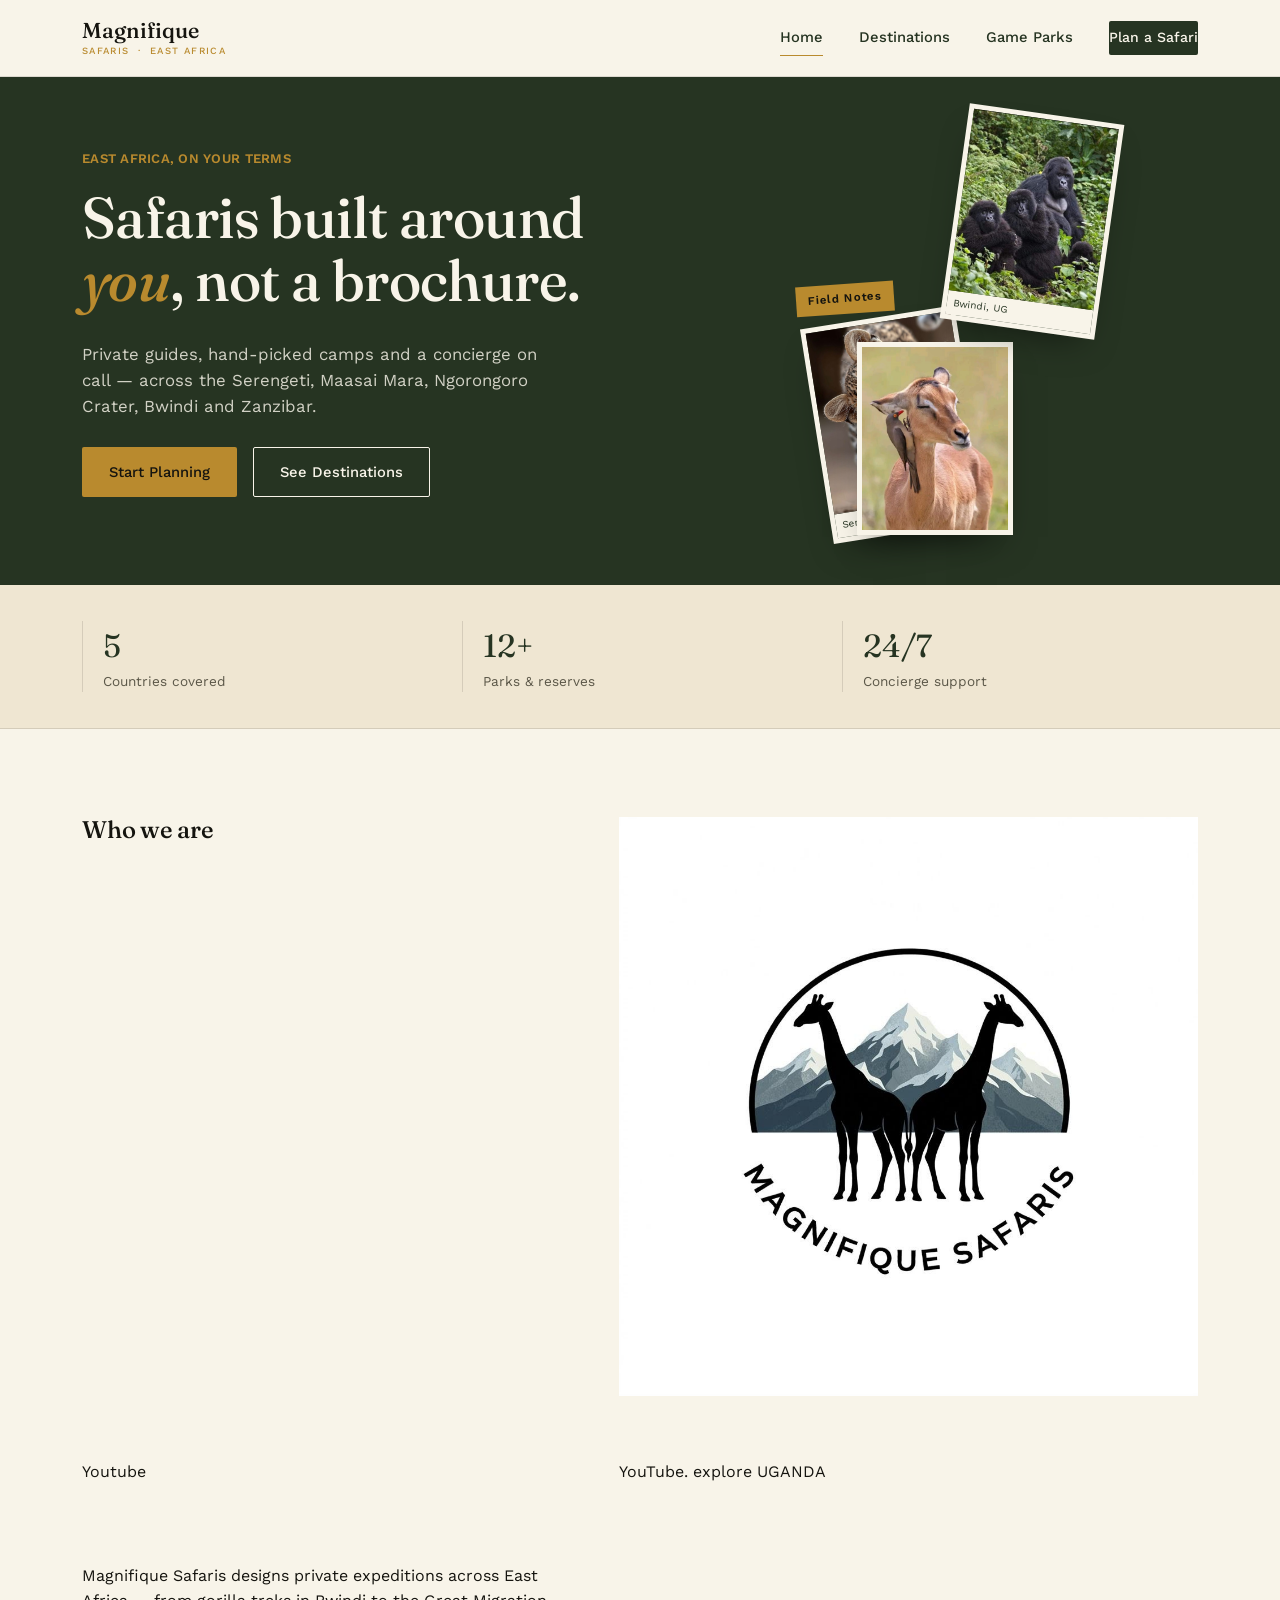
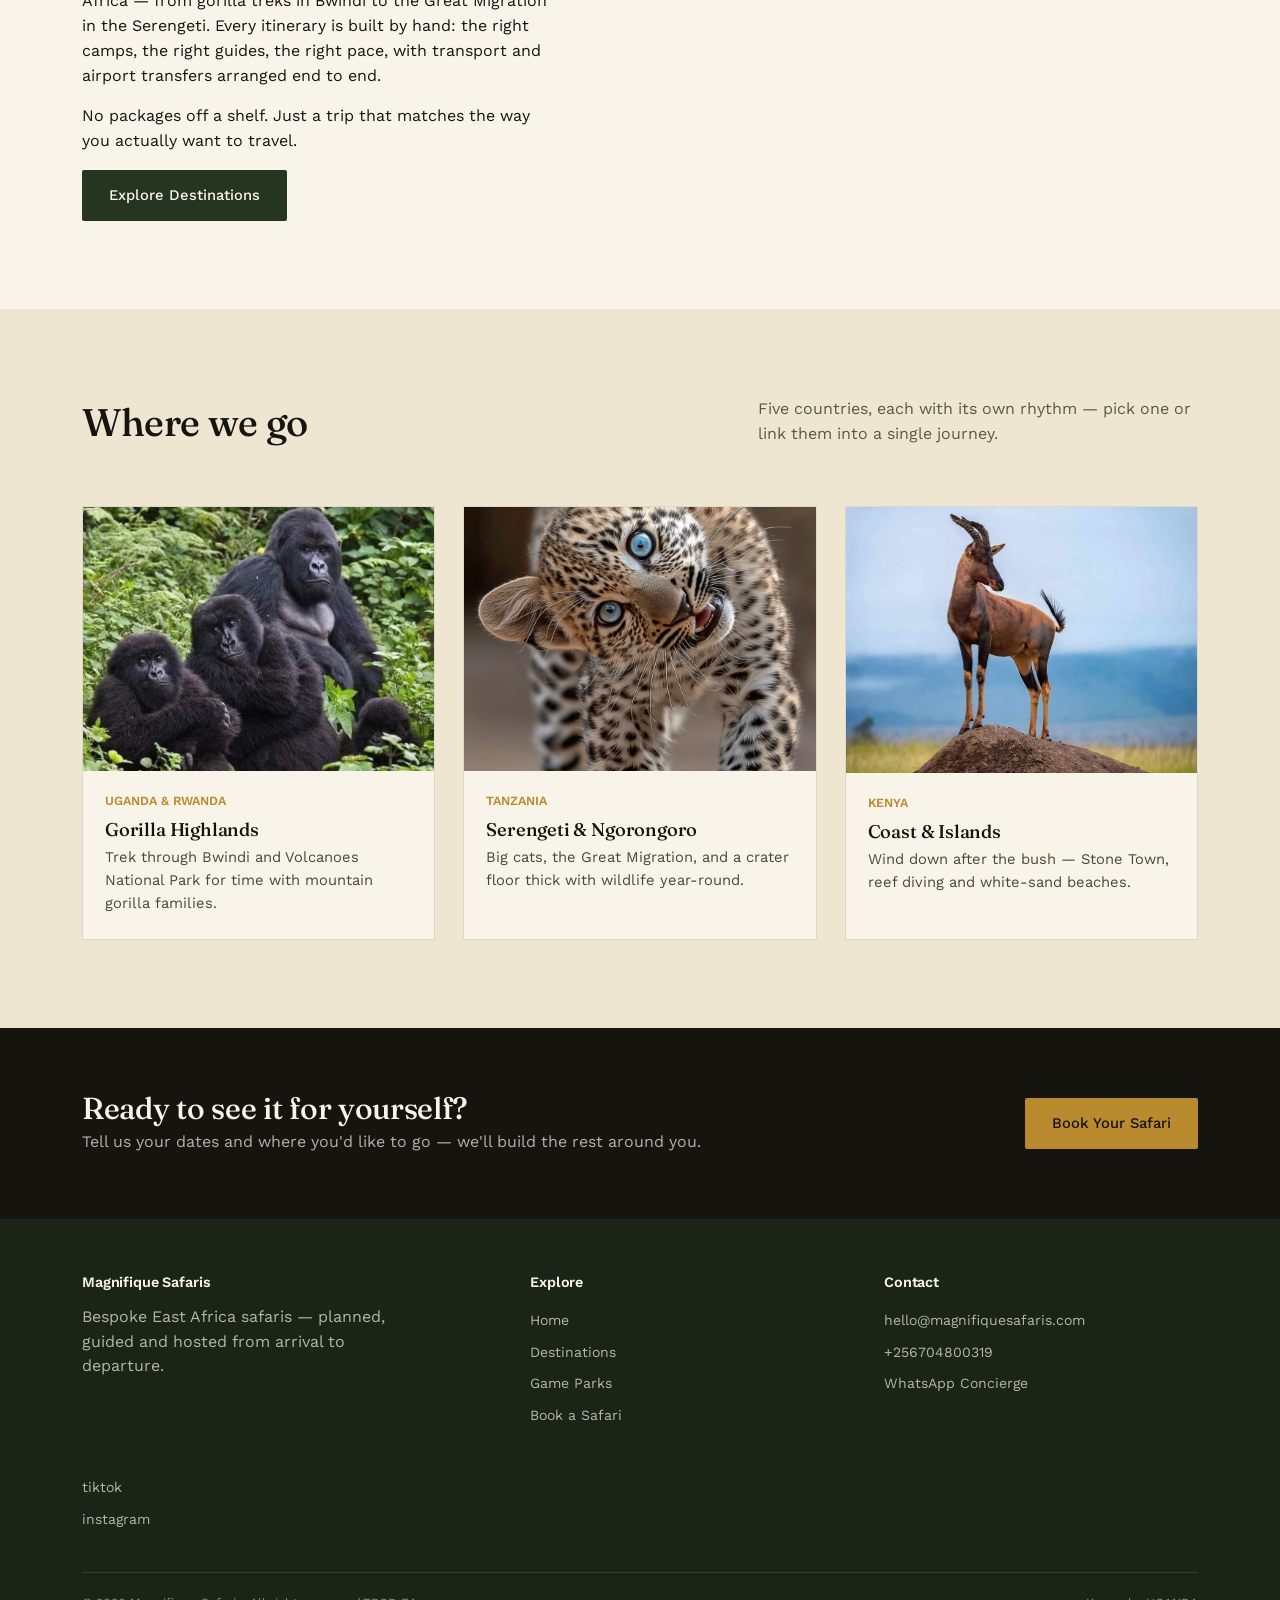
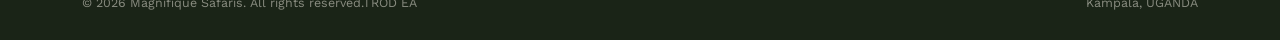
<file: index.html>
<!DOCTYPE html>
<html lang="en">
<head>
<meta charset="UTF-8">
<meta name="viewport" content="width=device-width, initial-scale=1.0">
<title>Magnifique Safaris | Luxury East Africa Expeditions</title>
<meta name="description" content="Bespoke luxury safaris across Tanzania, Kenya, Uganda, Rwanda and Zanzibar, with 24/7 concierge, 4x4 hire and airport transfers.">
<link rel="stylesheet" href="style.css">
</head>
<body>

<nav class="site-nav">
  <div class="wrap">
    <a href="index.html" class="wordmark">Magnifique<small>SAFARIS &nbsp;·&nbsp; EAST AFRICA</small></a>
    <button class="nav-toggle" aria-label="Toggle menu" aria-expanded="false"><span></span><span></span><span></span></button>
    <div class="nav-links">
      <a href="index.html" aria-current="page">Home</a>
      <a href="destinations.html">Destinations</a>
      <a href="game-parks.html">Game Parks</a>
      <a href="booking.html"class="nav-cta">Plan a Safari</a>
    </div>
  </div>
</nav>

<header class="hero">
  <div class="wrap">
    <div class="hero-copy">
      <div class="hero-eyebrow">EAST AFRICA, ON YOUR TERMS</div>
      <h1>Safaris built around <em>you</em>, not a brochure.</h1>
      <p class="hero-lede">Private guides, hand-picked camps and a concierge on call — across the Serengeti, Maasai Mara, Ngorongoro Crater, Bwindi and Zanzibar.</p>
      <div class="hero-actions">
        <a href="booking.html" class="btn btn-primary">Start Planning</a>
        <a href="destinations.html" class="btn btn-outline">See Destinations</a>
      </div>
    </div>
    <div class="hero-frame">
      <span class="tag">Field Notes</span>
      <div class="collage">
        <figure class="collage-photo photo-leopard">
          <img src="leopard-cub.jpg" alt="Leopard cub in the Serengeti">
          <figcaption>Serengeti, TZ</figcaption>
        </figure>
        <div>
          <figure class="collage-photo">
            <img src="antelope and bird.jpg" alt="">
          </figure>
        </div>
        <figure class="collage-photo photo-gorilla">
          <img src="gorilla-family.jpg" alt="Mountain gorilla family in Bwindi">
          <figcaption>Bwindi, UG</figcaption>
        </figure>
      </div>
    </div>
  </div>
</header>

<section class="stat-strip">
  <div class="wrap">
    <div class="stat"><div class="num">5</div><div class="label">Countries covered</div></div>
    <div class="stat"><div class="num">12+</div><div class="label">Parks &amp; reserves</div></div>
    <div class="stat"><div class="num">24/7</div><div class="label">Concierge support</div></div>
  </div>
</section>

<section class="section">
  <div class="wrap about-grid">
    <div>
      <h2>Who we are</h2>
    </div>
    <img src="logo.jpg" alt="">
    <p>Youtube</p>
    <div class="social">
      <a href="https://youtube.com/@exploreuganda?si=wXn4msjTW8QjZ8uC">YouTube.</a>
      <a href="https://youtube.com/@exploreuganda?si=NecycDaU_QoWZk6h">explore UGANDA</a>
      <a href=""></a>
    </div>
    <div>
      <p>Magnifique Safaris designs private expeditions across East Africa — from gorilla treks in Bwindi to the Great Migration in the Serengeti. Every itinerary is built by hand: the right camps, the right guides, the right pace, with transport and airport transfers arranged end to end.</p>
      <p>No packages off a shelf. Just a trip that matches the way you actually want to travel.</p>
      <a href="destinations.html" class="btn btn-dark">Explore Destinations</a>
    </div>
  </div>
</section>

<section class="section section-alt">
  <div class="wrap">
    <div class="section-head">
      <h2>Where we go</h2>
      <p class="lede">Five countries, each with its own rhythm — pick one or link them into a single journey.</p>
    </div>
    <div class="card-grid">
      <div class="card">
        <div class="media"><img src="gorilla-family.jpg" alt="Mountain gorilla family in Bwindi Impenetrable Forest, Uganda"></div>
        <div class="body">
          <div class="meta">UGANDA &amp; RWANDA</div>
          <h3>Gorilla Highlands</h3>
          <p>Trek through Bwindi and Volcanoes National Park for time with mountain gorilla families.</p>
        </div>
      </div>
      <div class="card">
        <div class="media"><img src="leopard-cub.jpg" alt="Leopard cub in the Tanzanian bush"></div>
        <div class="body">
          <div class="meta">TANZANIA</div>
          <h3>Serengeti &amp; Ngorongoro</h3>
          <p>Big cats, the Great Migration, and a crater floor thick with wildlife year-round.</p>
        </div>
      </div>
      <div class="card">
        <img src="kob.jpg" alt="">
        <div class="body">
          <div class="meta">KENYA</div>
          <h3>Coast &amp; Islands</h3>
          <p>Wind down after the bush — Stone Town, reef diving and white-sand beaches.</p>
        </div>
      </div>
    </div>
  </div>
</section>

<div class="cta-band">
  <div class="wrap">
    <div>
      <h2>Ready to see it for yourself?</h2>
      <p>Tell us your dates and where you'd like to go — we'll build the rest around you.</p>
    </div>
    <a href="booking.html"class="btn btn-primary">Book Your Safari</a>
  </div>
</div>

<footer class="site-footer">
  <div class="wrap">
    <div class="footer-grid">
      <div>
        <h4>Magnifique Safaris</h4>
        <p style="max-width:32ch;">Bespoke East Africa safaris — planned, guided and hosted from arrival to departure.</p>
      </div>
      <div>
        <h4>Explore</h4>
        <a href="index.html">Home</a>
        <a href="destinations.html">Destinations</a>
        <a href="game-parks.html">Game Parks</a>
        <a href="booking.html">Book a Safari</a>
      </div>
      <div>
        <h4>Contact</h4>
        <a href="mailto:hello@magnifiquesafaris.com">hello@magnifiquesafaris.com</a>
        <a href="tel:+256704800319">+256704800319</a>
        <a href="#">WhatsApp Concierge</a>
      </div>
      <div class="social">
        <a href="https://www.tiktok.com/@magnifique.safari?_r=1&_t=ZS-9AMQ2kF3W7t">tiktok</a>
        <a href="https://www.instagram.com/magnifiquesafaris?stkn=MWV3YjQzOHk2dnR6bg==">instagram</a>
      </div>
    </div>
    <div class="footer-bottom">
      <span>© 2026 Magnifique Safaris. All rights reserved.TROD EA </span>
      <span>Kampala, UGANDA</span>
    </div>
  </div>
</footer>

<script src="script.js"></script>
</body>
</html>
</file>
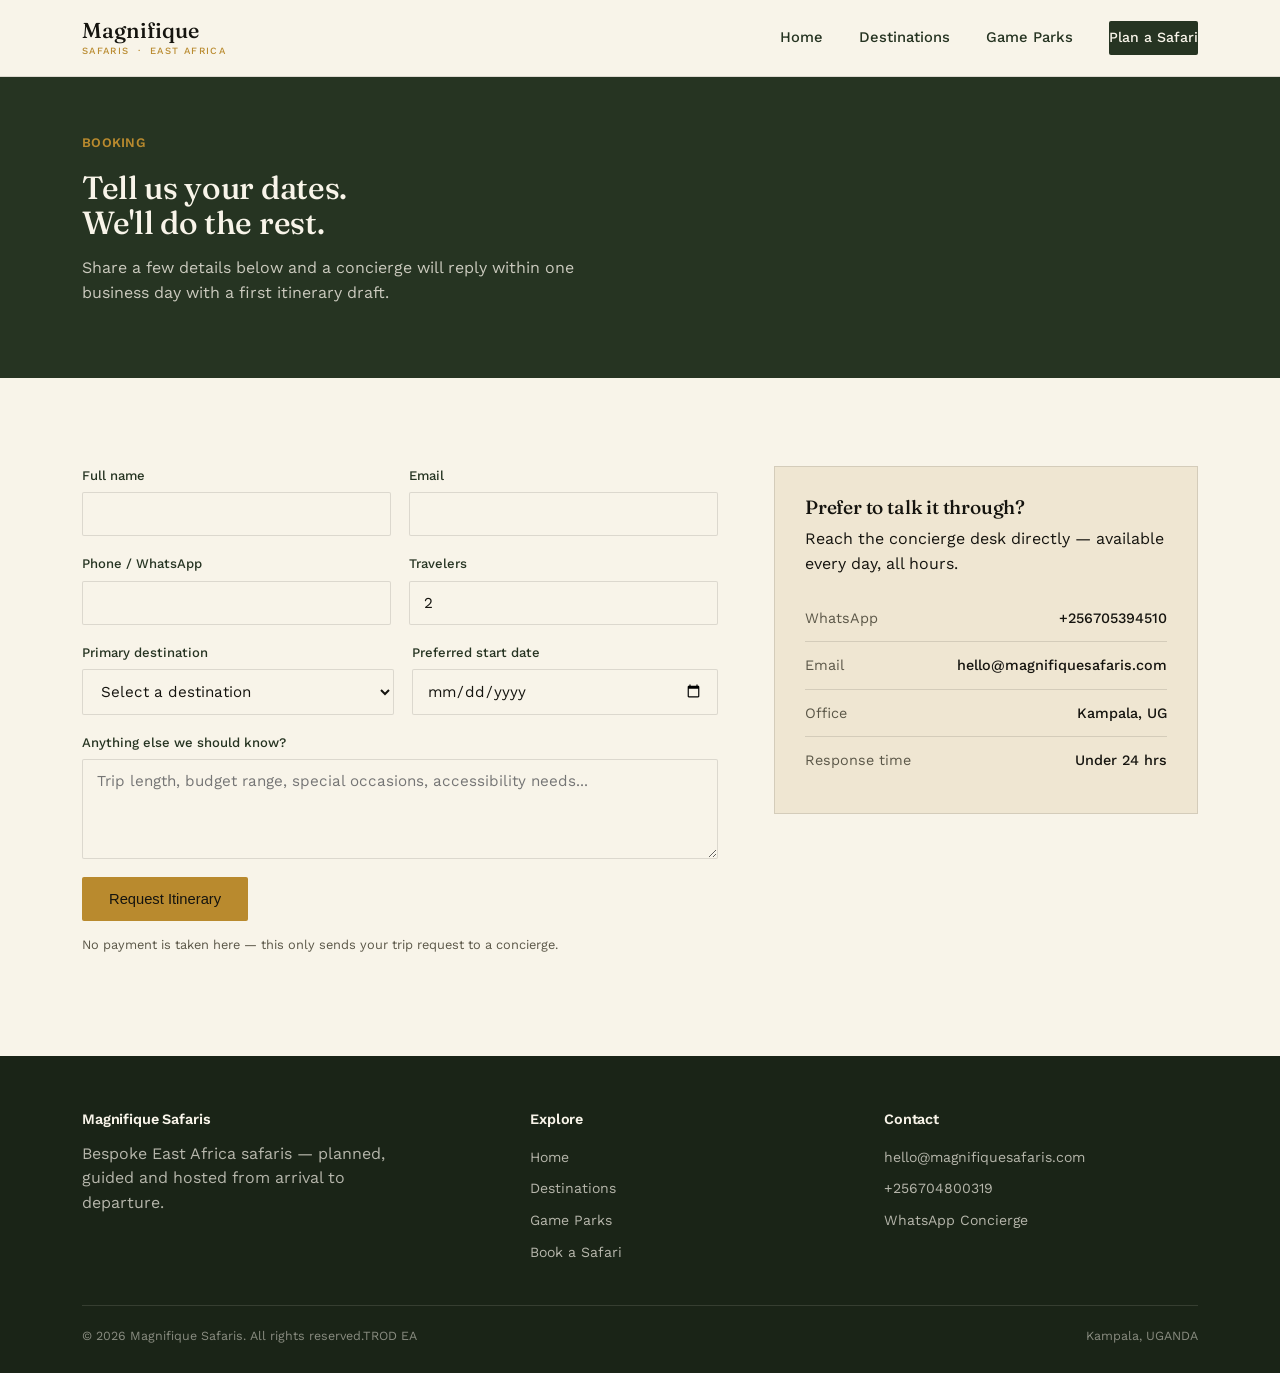
<file: booking.html>
<!DOCTYPE html>
<html lang="en">
<head>
<meta charset="UTF-8">
<meta name="viewport" content="width=device-width, initial-scale=1.0">
<title>Book a Safari | Magnifique Safaris</title>
<meta name="description" content="Start planning your East Africa safari with Magnifique Safaris — send your dates and destination, or reach the concierge directly.">
<link rel="stylesheet" href="style.css">
</head>
<body>

<nav class="site-nav">
  <div class="wrap">
    <a href="index.html" class="wordmark">Magnifique<small>SAFARIS &nbsp;·&nbsp; EAST AFRICA</small></a>
    <button class="nav-toggle" aria-label="Toggle menu" aria-expanded="false"><span></span><span></span><span></span></button>
    <div class="nav-links">
      <a href="index.html">Home</a>
      <a href="destinations.html">Destinations</a>
      <a href="game-parks.html">Game Parks</a>
      <a href="booking.html" class="nav-cta" aria-current="page">Plan a Safari</a>
    </div>
  </div>
</nav>

<header class="section section-dark section-tight">
  <div class="wrap">
    <div class="hero-eyebrow">BOOKING</div>
    <h1 style="color:var(--sand-light); max-width:16ch;">Tell us your dates. We'll do the rest.</h1>
    <p style="max-width:52ch;">Share a few details below and a concierge will reply within one business day with a first itinerary draft.</p>
  </div>
</header>

<section class="section">
  <div class="wrap booking-layout">

    <div>
      <form id="booking-form" novalidate>
        <div class="form-row">
          <div class="field">
            <label for="name">Full name</label>
            <input type="text" id="name" name="name" required>
          </div>
          <div class="field">
            <label for="email">Email</label>
            <input type="email" id="email" name="email" required>
          </div>
        </div>

        <div class="form-row">
          <div class="field">
            <label for="phone">Phone / WhatsApp</label>
            <input type="tel" id="phone" name="phone">
          </div>
          <div class="field">
            <label for="travelers">Travelers</label>
            <input type="number" id="travelers" name="travelers" min="1" value="2" required>
          </div>
        </div>

        <div class="form-row">
          <div class="field">
            <label for="destination">Primary destination</label>
            <select id="destination" name="destination" required>
              <option value="" disabled selected>Select a destination</option>
              <option value="tanzania">Tanzania — Serengeti &amp; Ngorongoro</option>
              <option value="kenya">Kenya — Maasai Mara</option>
              <option value="uganda">Uganda — Bwindi Gorillas</option>
              <option value="rwanda">Rwanda — Volcanoes NP</option>
              <option value="zanzibar">Zanzibar — Coast &amp; Islands</option>
              <option value="multi">Multi-country route</option>
            </select>
          </div>
          <div class="field">
            <label for="start-date">Preferred start date</label>
            <input type="date" id="start-date" name="start-date" required>
          </div>
        </div>

        <div class="field" style="margin-bottom:18px;">
          <label for="message">Anything else we should know?</label>
          <textarea id="message" name="message" placeholder="Trip length, budget range, special occasions, accessibility needs..."></textarea>
        </div>

        <button type="submit" class="btn btn-primary">Request Itinerary</button>
        <p class="form-note">No payment is taken here — this only sends your trip request to a concierge.</p>
      </form>

      <div id="booking-confirm" class="confirm-panel" style="margin-top:24px;">
        <h3>Thanks, <span class="confirm-name">traveler</span> — request received.</h3>
        <p>We've noted your interest in <span class="confirm-dest">your selected route</span>. A concierge will follow up by email within one business day with a first itinerary draft.</p>
      </div>
    </div>

    <div class="concierge-panel">
      <h3>Prefer to talk it through?</h3>
      <p>Reach the concierge desk directly — available every day, all hours.</p>
      <ul>
        <li><span>WhatsApp</span><span>+256705394510</span></li>
        <li><span>Email</span><span>hello@magnifiquesafaris.com</span></li>
        <li><span>Office</span><span>Kampala, UG</span></li>
        <li><span>Response time</span><span>Under 24 hrs</span></li>
      </ul>
    </div>

  </div>
</section>

<footer class="site-footer">
  <div class="wrap">
    <div class="footer-grid">
      <div>
        <h4>Magnifique Safaris</h4>
        <p style="max-width:32ch;">Bespoke East Africa safaris — planned, guided and hosted from arrival to departure.</p>
      </div>
      <div>
        <h4>Explore</h4>
        <a href="index.html">Home</a>
        <a href="destinations.html">Destinations</a>
        <a href="game-parks.html">Game Parks</a>
        <a href="booking.html">Book a Safari</a>
      </div>
      <div>
        <h4>Contact</h4>
        <a href="mailto:hello@magnifiquesafaris.com">hello@magnifiquesafaris.com</a>
        <a href="tel:+256704800319">+256704800319</a>
        <a href="#">WhatsApp Concierge</a>
      </div>
    </div>
    <div class="footer-bottom">
      <span>© 2026 Magnifique Safaris. All rights reserved.TROD EA</span>
      <span>Kampala, UGANDA</span>
    </div>
  </div>
</footer>

<script src="script.js"></script>
</body>
</html>
</file>
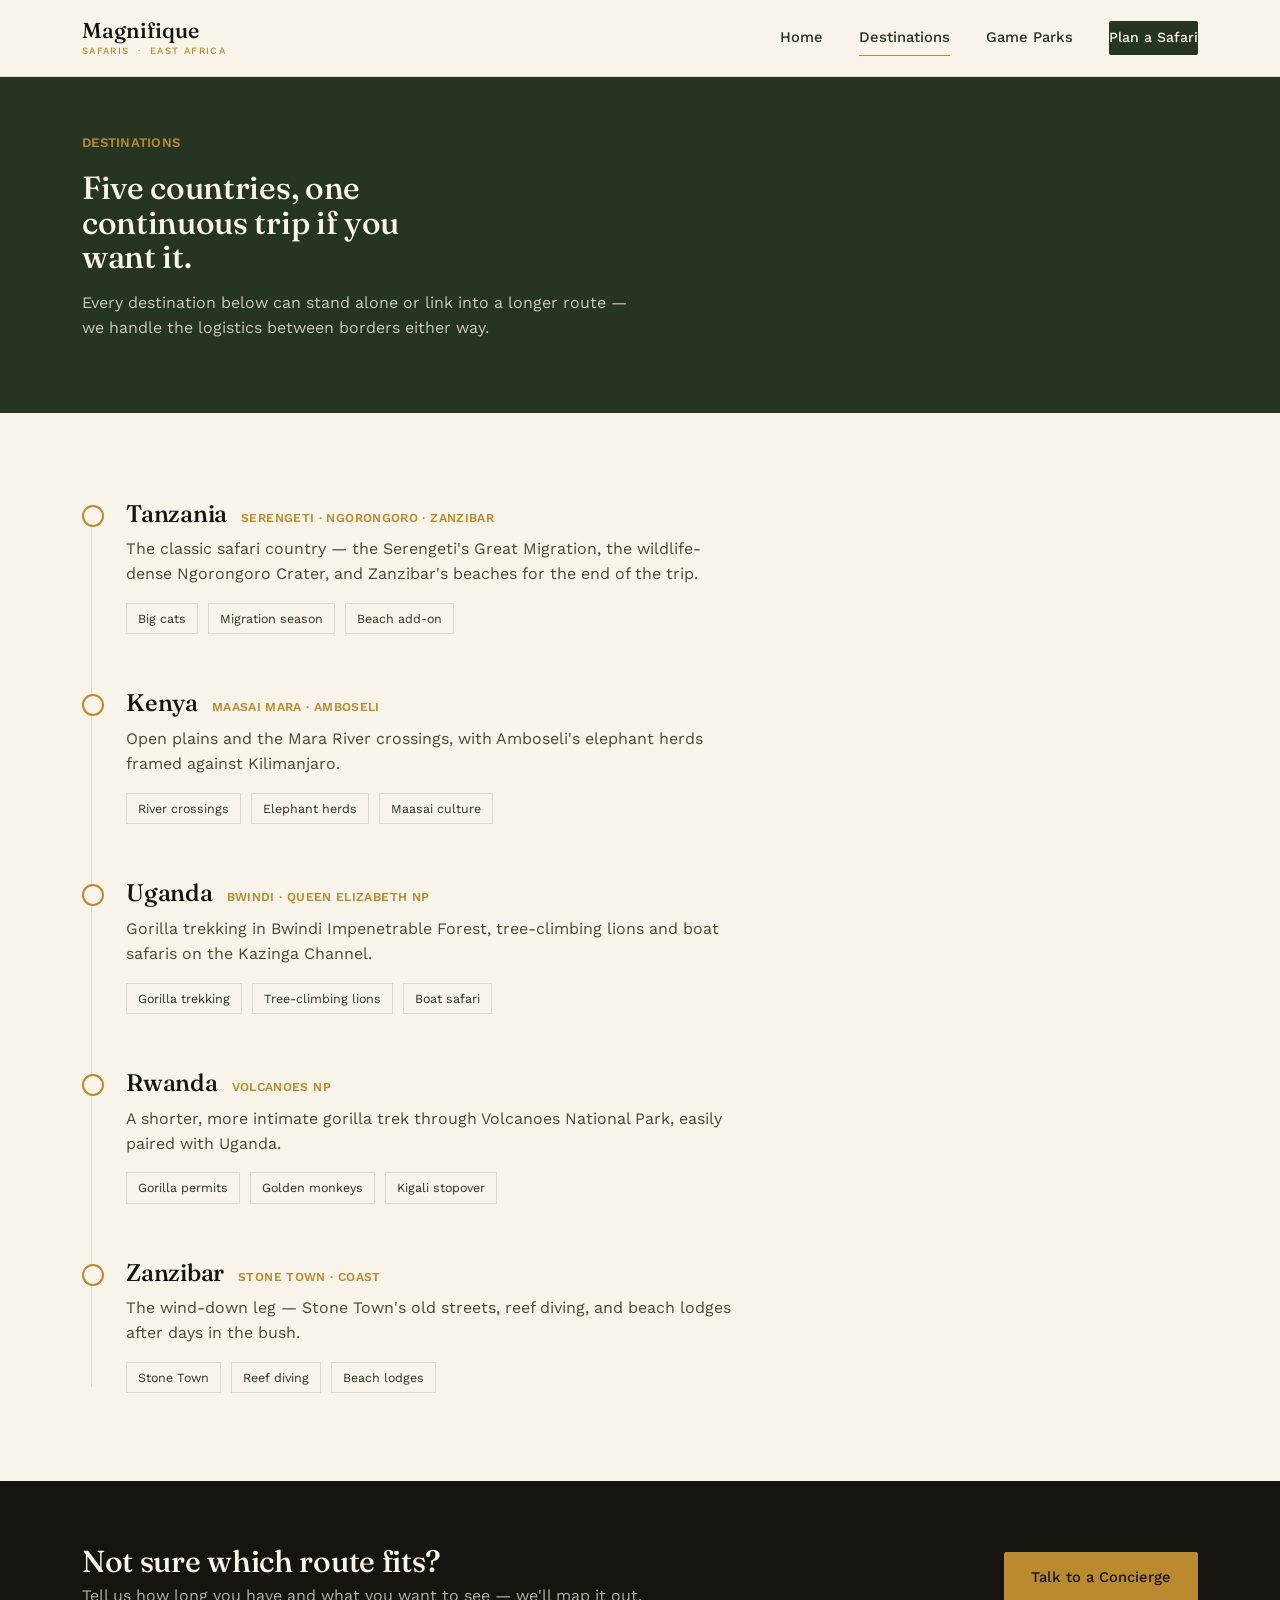
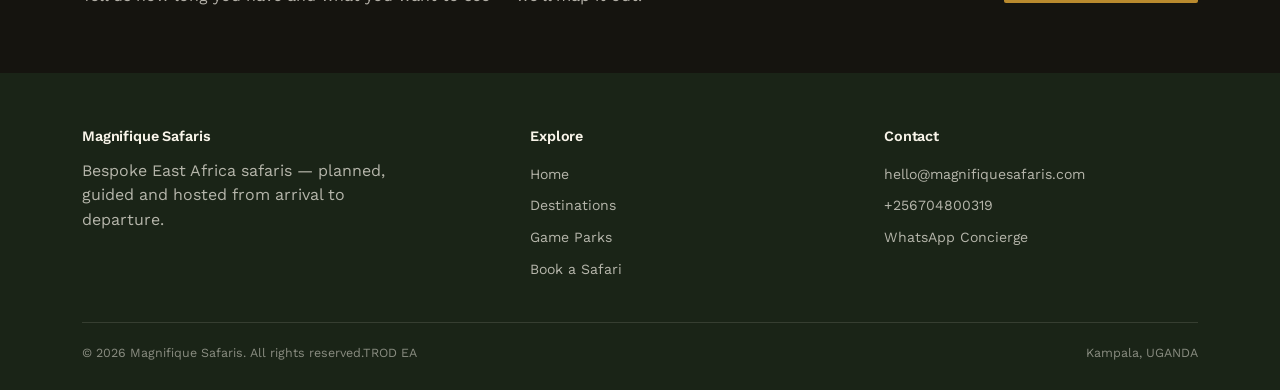
<file: destinations.html>
<!DOCTYPE html>
<html lang="en">
<head>
<meta charset="UTF-8">
<meta name="viewport" content="width=device-width, initial-scale=1.0">
<title>Destinations | Magnifique Safaris</title>
<meta name="description" content="Five East African countries covered by Magnifique Safaris: Tanzania, Kenya, Uganda, Rwanda and Zanzibar.">
<link rel="stylesheet" href="style.css">
</head>
<body>

<nav class="site-nav">
  <div class="wrap">
    <a href="index.html" class="wordmark">Magnifique<small>SAFARIS &nbsp;·&nbsp; EAST AFRICA</small></a>
    <button class="nav-toggle" aria-label="Toggle menu" aria-expanded="false"><span></span><span></span><span></span></button>
    <div class="nav-links">
      <a href="index.html">Home</a>
      <a href="destinations.html" aria-current="page">Destinations</a>
      <a href="game-parks.html">Game Parks</a>
      <a href="booking.html" class="nav-cta">Plan a Safari</a>
    </div>
  </div>
</nav>

<header class="section section-dark section-tight">
  <div class="wrap">
    <div class="hero-eyebrow">DESTINATIONS</div>
    <h1 style="color:var(--sand-light); max-width:16ch;">Five countries, one continuous trip if you want it.</h1>
    <p style="max-width:56ch;">Every destination below can stand alone or link into a longer route — we handle the logistics between borders either way.</p>
  </div>
</header>

<section class="section">
  <div class="wrap">
    <div class="route">

      <div class="route-item">
        <div class="country-head">
          <h3>Tanzania</h3>
          <span class="tag">SERENGETI · NGORONGORO · ZANZIBAR</span>
        </div>
        <p>The classic safari country — the Serengeti's Great Migration, the wildlife-dense Ngorongoro Crater, and Zanzibar's beaches for the end of the trip.</p>
        <div class="highlights">
          <span>Big cats</span><span>Migration season</span><span>Beach add-on</span>
        </div>
      </div>

      <div class="route-item">
        <div class="country-head">
          <h3>Kenya</h3>
          <span class="tag">MAASAI MARA · AMBOSELI</span>
        </div>
        <p>Open plains and the Mara River crossings, with Amboseli's elephant herds framed against Kilimanjaro.</p>
        <div class="highlights">
          <span>River crossings</span><span>Elephant herds</span><span>Maasai culture</span>
        </div>
      </div>

      <div class="route-item">
        <div class="country-head">
          <h3>Uganda</h3>
          <span class="tag">BWINDI · QUEEN ELIZABETH NP</span>
        </div>
        <p>Gorilla trekking in Bwindi Impenetrable Forest, tree-climbing lions and boat safaris on the Kazinga Channel.</p>
        <div class="highlights">
          <span>Gorilla trekking</span><span>Tree-climbing lions</span><span>Boat safari</span>
        </div>
      </div>

      <div class="route-item">
        <div class="country-head">
          <h3>Rwanda</h3>
          <span class="tag">VOLCANOES NP</span>
        </div>
        <p>A shorter, more intimate gorilla trek through Volcanoes National Park, easily paired with Uganda.</p>
        <div class="highlights">
          <span>Gorilla permits</span><span>Golden monkeys</span><span>Kigali stopover</span>
        </div>
      </div>

      <div class="route-item">
        <div class="country-head">
          <h3>Zanzibar</h3>
          <span class="tag">STONE TOWN · COAST</span>
        </div>
        <p>The wind-down leg — Stone Town's old streets, reef diving, and beach lodges after days in the bush.</p>
        <div class="highlights">
          <span>Stone Town</span><span>Reef diving</span><span>Beach lodges</span>
        </div>
      </div>

    </div>
  </div>
</section>

<div class="cta-band">
  <div class="wrap">
    <div>
      <h2>Not sure which route fits?</h2>
      <p>Tell us how long you have and what you want to see — we'll map it out.</p>
    </div>
    <a href="booking.html" class="btn btn-primary">Talk to a Concierge</a>
  </div>
</div>

<footer class="site-footer">
  <div class="wrap">
    <div class="footer-grid">
      <div>
        <h4>Magnifique Safaris</h4>
        <p style="max-width:32ch;">Bespoke East Africa safaris — planned, guided and hosted from arrival to departure.</p>
      </div>
      <div>
        <h4>Explore</h4>
        <a href="index.html">Home</a>
        <a href="destinations.html">Destinations</a>
        <a href="game-parks.html">Game Parks</a>
        <a href="booking.html">Book a Safari</a>
      </div>
      <div>
        <h4>Contact</h4>
        <a href="mailto:hello@magnifiquesafaris.com">hello@magnifiquesafaris.com</a>
        <a href="tel:+256704800319">+256704800319</a>
        <a href="#">WhatsApp Concierge</a>
      </div>
    </div>
    <div class="footer-bottom">
      <span>© 2026 Magnifique Safaris. All rights reserved.TROD EA</span>
      <span>Kampala, UGANDA</span>
    </div>
  </div>
</footer>

<script src="script.js"></script>
</body>
</html>
</file>
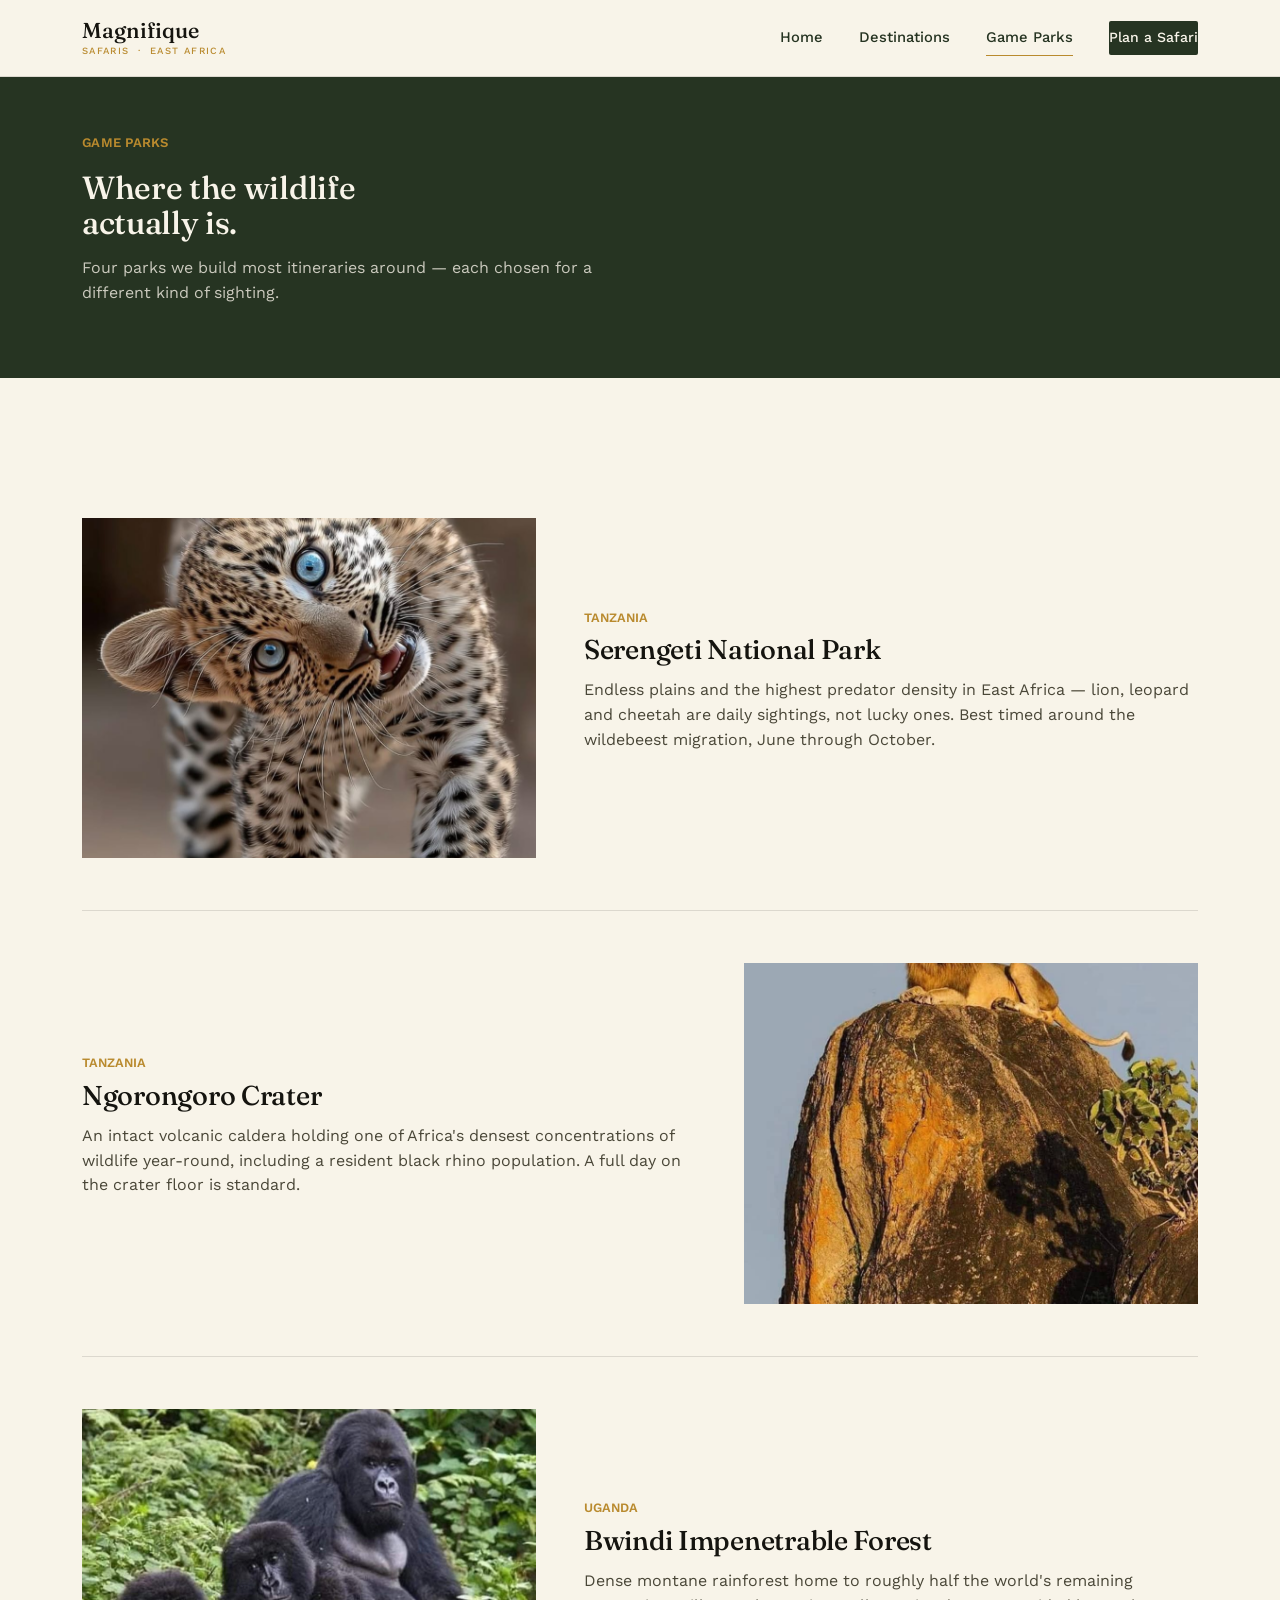
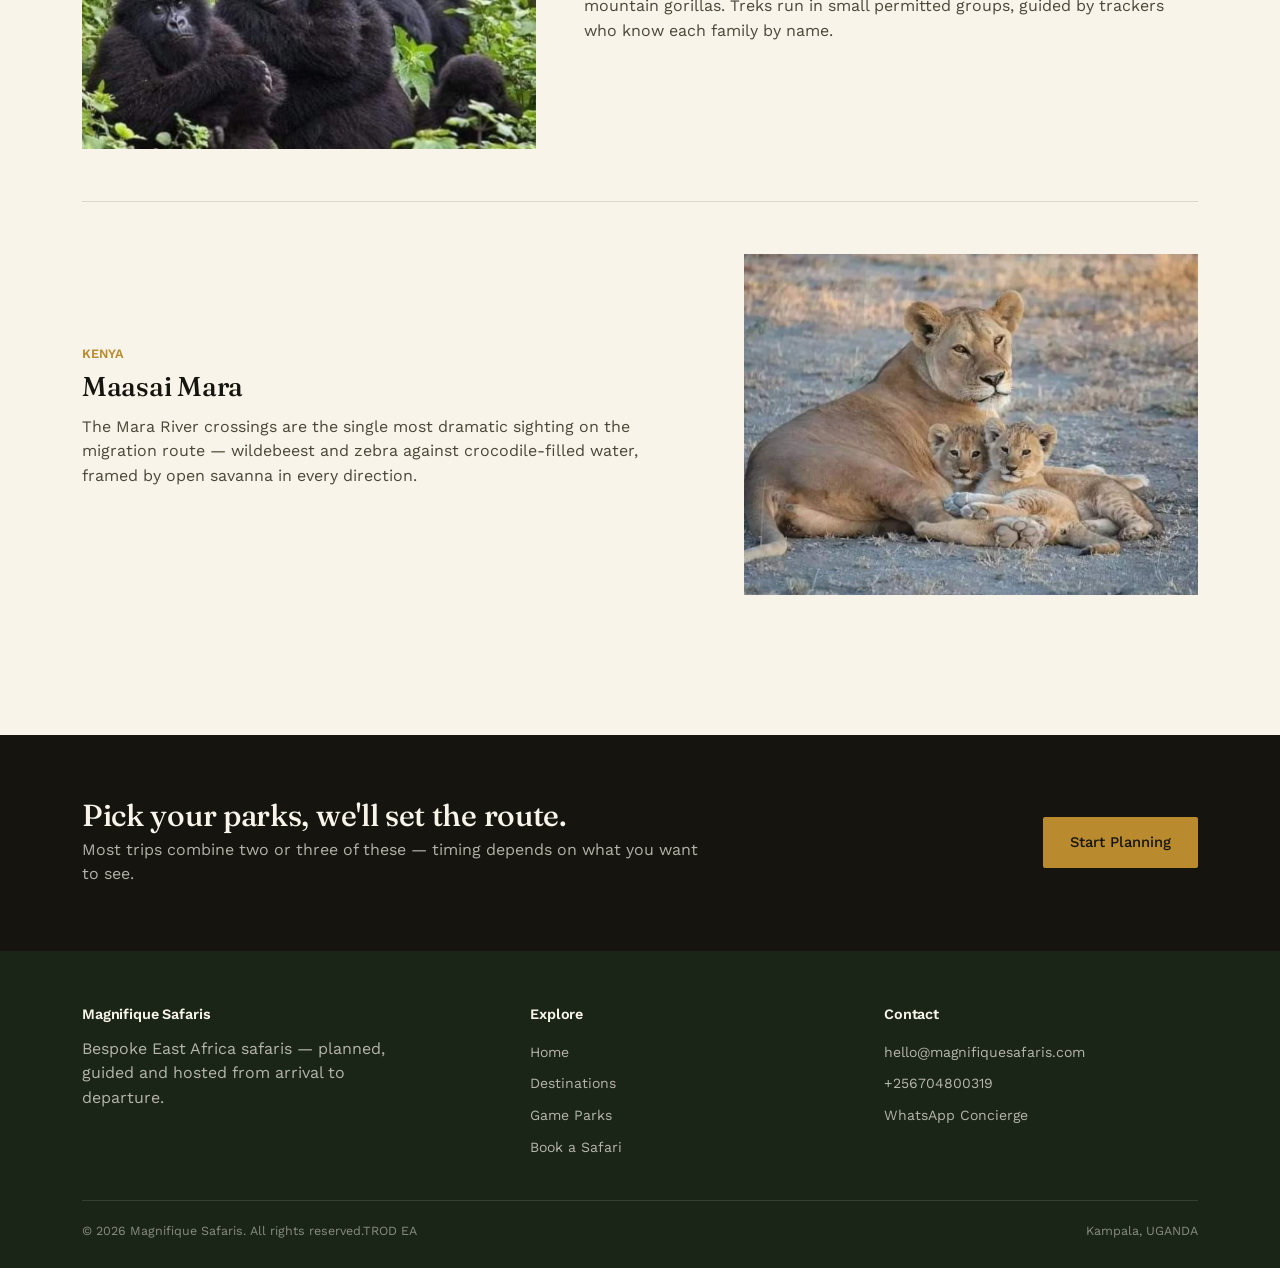
<file: game-parks.html>
<!DOCTYPE html>
<html lang="en">
<head>
<meta charset="UTF-8">
<meta name="viewport" content="width=device-width, initial-scale=1.0">
<title>Game Parks | Magnifique Safaris</title>
<meta name="description" content="Serengeti, Ngorongoro Crater, Maasai Mara and Bwindi Impenetrable Forest — the game parks Magnifique Safaris builds itineraries around.">
<link rel="stylesheet" href="style.css">
</head>
<body>

<nav class="site-nav">
  <div class="wrap">
    <a href="C:\Users\DAN TECH\OneDrive\Desktop\magnifique\index.html" class="wordmark">Magnifique<small>SAFARIS &nbsp;·&nbsp; EAST AFRICA</small></a>
    <button class="nav-toggle" aria-label="Toggle menu" aria-expanded="false"><span></span><span></span><span></span></button>
    <div class="nav-links">
      <a href="index.html">Home</a>
      <a href="destinations.html">Destinations</a>
      <a href="game-parks.html" aria-current="page">Game Parks</a>
      <a href="booking.html" class="nav-cta">Plan a Safari</a>
    </div>
  </div>
</nav>

<header class="section section-dark section-tight">
  <div class="wrap">
    <div class="hero-eyebrow">GAME PARKS</div>
    <h1 style="color:var(--sand-light); max-width:18ch;">Where the wildlife actually is.</h1>
    <p style="max-width:56ch;">Four parks we build most itineraries around — each chosen for a different kind of sighting.</p>
  </div>
</header>

<section class="section">
  <div class="wrap">

    <div class="park">
      <div class="park-media">
        <img src="leopard-cub.jpg" alt="Leopard cub in the Serengeti">
      </div>
      <div>
        <div class="meta">TANZANIA</div>
        <h3>Serengeti National Park</h3>
        <p>Endless plains and the highest predator density in East Africa — lion, leopard and cheetah are daily sightings, not lucky ones. Best timed around the wildebeest migration, June through October.</p>
      </div>
    </div>

    <div class="park reverse">
      <div class="park-media illustrated">
        <img src="lion on mountain rock.jpg" alt="">
      </div>
      <div>
        <div class="meta">TANZANIA</div>
        <h3>Ngorongoro Crater</h3>
        <p>An intact volcanic caldera holding one of Africa's densest concentrations of wildlife year-round, including a resident black rhino population. A full day on the crater floor is standard.</p>
      </div>
    </div>

    <div class="park">
      <div class="park-media">
        <img src="gorilla-family.jpg" alt="Mountain gorilla family in Bwindi Impenetrable Forest">
      </div>
      <div>
        <div class="meta">UGANDA</div>
        <h3>Bwindi Impenetrable Forest</h3>
        <p>Dense montane rainforest home to roughly half the world's remaining mountain gorillas. Treks run in small permitted groups, guided by trackers who know each family by name.</p>
      </div>
    </div>

    <div class="park reverse">
      <div class="park-media illustrated">
        <img src="lion family.jpg" alt="">
      </div>
      <div>
        <div class="meta">KENYA</div>
        <h3>Maasai Mara</h3>
        <p>The Mara River crossings are the single most dramatic sighting on the migration route — wildebeest and zebra against crocodile-filled water, framed by open savanna in every direction.</p>
      </div>
    </div>

  </div>
</section>

<div class="cta-band">
  <div class="wrap">
    <div>
      <h2>Pick your parks, we'll set the route.</h2>
      <p>Most trips combine two or three of these — timing depends on what you want to see.</p>
    </div>
    <a href="booking.html" class="btn btn-primary">Start Planning</a>
  </div>
</div>

<footer class="site-footer">
  <div class="wrap">
    <div class="footer-grid">
      <div>
        <h4>Magnifique Safaris</h4>
        <p style="max-width:32ch;">Bespoke East Africa safaris — planned, guided and hosted from arrival to departure.</p>
      </div>
      <div>
        <h4>Explore</h4>
        <a href="index.html">Home</a>
        <a href="destinations.html">Destinations</a>
        <a href="game-parks.html">Game Parks</a>
        <a href="booking.html">Book a Safari</a>
      </div>
      <div>
        <h4>Contact</h4>
        <a href="mailto:hello@magnifiquesafaris.com">hello@magnifiquesafaris.com</a>
        <a href="tel:+256704800319">+256704800319</a>
        <a href="#">WhatsApp Concierge</a>
      </div>
    </div>
    <div class="footer-bottom">
      <span>© 2026 Magnifique Safaris. All rights reserved.TROD EA</span>
      <span>Kampala, UGANDA</span>
    </div>
  </div>
</footer>

<script src="script.js"></script>
</body>
</html>
</file>
<file: style.css>
/* Magnifique Safaris — shared styles
   Palette: ink / forest / sand / gold / rust
   Type: Fraunces (display serif) + Work Sans (body) */

@import url('https://fonts.googleapis.com/css2?family=Fraunces:opsz,wght@9..144,400;9..144,500;9..144,600&family=Work+Sans:wght@400;500;600&display=swap');

:root{
  --ink:#15140f;
  --forest:#263422;
  --forest-deep:#1a2417;
  --sand:#efe6d2;
  --sand-light:#f8f4e9;
  --gold:#b98a2e;
  --rust:#a2472b;
  --line: rgba(239,230,210,0.16);
  --line-dark: rgba(21,20,15,0.12);
  --maxw: 1180px;
}

*{box-sizing:border-box;}
html{scroll-behavior:smooth;}
body{
  margin:0;
  background:var(--sand-light);
  color:var(--ink);
  font-family:'Work Sans',sans-serif;
  font-size:16px;
  line-height:1.55;
  -webkit-font-smoothing:antialiased;
}
h1,h2,h3,h4{
  font-family:'Fraunces',serif;
  font-weight:500;
  line-height:1.08;
  margin:0 0 .5em;
  letter-spacing:-0.01em;
}
p{margin:0 0 1em; max-width:62ch;}
a{color:inherit; text-decoration:none;}
img,video{max-width:100%; display:block;}
.wrap{max-width:var(--maxw); margin:0 auto; padding:0 32px;}

/* ---------- Nav ---------- */
.site-nav{
  position:sticky; top:0; z-index:50;
  background:var(--sand-light);
  border-bottom:1px solid var(--line-dark);
}
.site-nav .wrap{
  display:flex; align-items:center; justify-content:space-between;
  height:76px;
}
.wordmark{
  font-family:'Fraunces',serif; font-weight:500; font-size:1.35rem;
  display:flex; flex-direction:column; line-height:1;
}
.wordmark small{
  font-family:'Work Sans',sans-serif; font-weight:500; font-size:.6rem;
  letter-spacing:.14em; color:var(--gold); margin-top:4px;
}
.nav-links{display:flex; gap:36px; align-items:center;}
.nav-links a{
  font-size:.92rem; font-weight:500; color:var(--forest);
  padding:6px 0; border-bottom:1px solid transparent;
  transition:border-color .2s ease, color .2s ease;
}
.nav-links a:hover, .nav-links a[aria-current="page"]{
  border-bottom-color:var(--gold);
}
.nav-cta{
  background:var(--forest); color:var(--sand-light) !important;
  padding:10px 20px; border-radius:2px; font-size:.88rem !important;
  border-bottom:none !important;
}
.nav-cta:hover{background:var(--ink);}
.nav-toggle{display:none; background:none; border:none; cursor:pointer;}
.nav-toggle span{display:block; width:24px; height:2px; background:var(--ink); margin:5px 0;}

@media (max-width:820px){
  .nav-toggle{display:block;}
  .nav-links{
    position:absolute; top:76px; left:0; right:0;
    background:var(--sand-light); border-bottom:1px solid var(--line-dark);
    flex-direction:column; align-items:flex-start; gap:0;
    padding:8px 32px 20px; display:none;
  }
  .nav-links.open{display:flex;}
  .nav-links a{width:100%; padding:12px 0; border-bottom:1px solid var(--line-dark);}
  .nav-cta{margin-top:10px;}
}

/* ---------- Buttons ---------- */
.btn{
  display:inline-block; padding:13px 26px; font-size:.92rem; font-weight:500;
  border-radius:2px; border:1px solid transparent; cursor:pointer;
  transition:transform .15s ease, background .2s ease, color .2s ease;
}
.btn-primary{background:var(--gold); color:var(--ink);}
.btn-primary:hover{background:#a67a27;}
.btn-outline{border-color:var(--sand-light); color:var(--sand-light);}
.btn-outline:hover{background:rgba(248,244,233,.1);}
.btn-dark{background:var(--forest); color:var(--sand-light);}
.btn-dark:hover{background:var(--ink);}

/* ---------- Hero (home) ---------- */
.hero{
  background:var(--forest);
  color:var(--sand-light);
  position:relative;
}
.hero .wrap{
  display:grid; grid-template-columns:1.1fr .9fr; gap:56px;
  align-items:center; padding-top:72px; padding-bottom:88px;
}
.hero-eyebrow{
  font-size:.82rem; color:var(--gold); font-weight:600;
  letter-spacing:.02em; margin-bottom:18px;
}
.hero h1{font-size:clamp(2.4rem,4.6vw,3.6rem); color:var(--sand-light);}
.hero h1 em{
  font-style:italic; color:var(--gold);
}
.hero-lede{color:rgba(248,244,233,.82); font-size:1.05rem; max-width:48ch;}
.hero-actions{display:flex; gap:16px; margin-top:28px; flex-wrap:wrap;}

/* Collage: hero video + two field photos, pinned like a notes board */
.hero-frame{
  position:relative; justify-self:center; width:100%; max-width:340px;
}
.hero-frame .tag{
  position:absolute; top:-16px; left:2%; z-index:5;
  background:var(--gold); color:var(--ink);
  font-size:.72rem; font-weight:600; letter-spacing:.06em;
  padding:6px 12px; transform:rotate(-4deg);
}
.collage{position:relative; width:100%; padding:26px 8% 20px;}
.collage-video{
  position:relative; z-index:3; width:76%; margin:0 auto;
}
.collage-video video{
  width:100%; aspect-ratio:9/16; object-fit:cover;
  border:6px solid var(--sand-light); border-radius:2px;
  box-shadow:0 30px 60px -20px rgba(0,0,0,.55);
}
.collage-photo{
  position:absolute; width:46%; z-index:2;
  border:5px solid var(--sand-light);
  box-shadow:0 18px 34px -16px rgba(0,0,0,.5);
}
.collage-photo img{width:100%; aspect-ratio:4/5; object-fit:cover; display:block;}
.collage-photo figcaption{
  font-size:.62rem; letter-spacing:.03em; color:var(--forest);
  background:var(--sand-light); padding:4px 6px 5px; margin:0;
}
.collage-photo.photo-leopard{ top:0; left:-4%; transform:rotate(-9deg); z-index:1;}
.collage-photo.photo-gorilla{ bottom:0; right:-6%; transform:rotate(8deg); z-index:4;}

@media (max-width:820px){
  .hero .wrap{grid-template-columns:1fr; padding-top:48px; padding-bottom:48px;}
  .hero-frame{order:-1; max-width:240px;}
  .collage{padding:30px 10% 26px;}
}

/* ---------- Stat strip ---------- */
.stat-strip{
  background:var(--sand); border-bottom:1px solid var(--line-dark);
}
.stat-strip .wrap{
  display:grid; grid-template-columns:repeat(3,1fr); gap:24px;
  padding-top:36px; padding-bottom:36px;
}
.stat{border-left:1px solid var(--line-dark); padding-left:20px;}
.stat .num{font-family:'Fraunces',serif; font-size:2rem; color:var(--forest);}
.stat .label{font-size:.85rem; color:#5b5748;}
@media (max-width:700px){
  .stat-strip .wrap{grid-template-columns:1fr; gap:18px;}
}

/* ---------- Sections ---------- */
.section{padding:88px 0;}
.section-tight{padding:56px 0;}
.section-alt{background:var(--sand);}
.section-dark{background:var(--forest); color:var(--sand-light);}
.section-dark p{color:rgba(248,244,233,.78);}
.section-head{
  display:flex; justify-content:space-between; align-items:flex-end;
  gap:24px; margin-bottom:44px; flex-wrap:wrap;
}
.section-head h2{font-size:clamp(1.8rem,3vw,2.4rem);}
.section-head .lede{max-width:44ch; color:#5b5748;}
.section-dark .section-head .lede{color:rgba(248,244,233,.78);}

/* ---------- About / intro block ---------- */
.about-grid{
  display:grid; grid-template-columns:.9fr 1.1fr; gap:64px; align-items:start;
}
@media (max-width:820px){.about-grid{grid-template-columns:1fr; gap:32px;}}

/* ---------- Card grid (destination teasers, parks) ---------- */
.card-grid{
  display:grid; grid-template-columns:repeat(3,1fr); gap:28px;
}
@media (max-width:900px){.card-grid{grid-template-columns:repeat(2,1fr);}}
@media (max-width:620px){.card-grid{grid-template-columns:1fr;}}

.card{
  background:var(--sand-light);
  border:1px solid var(--line-dark);
}
.card .media{aspect-ratio:4/3; overflow:hidden; background:var(--forest);}
.card .media img{width:100%; height:100%; object-fit:cover;}
.card .body{padding:20px 22px 24px;}
.card h3{font-size:1.15rem; margin-bottom:6px;}
.card .meta{font-size:.78rem; color:var(--gold); font-weight:600; margin-bottom:10px;}
.card p{font-size:.92rem; color:#4a4738; margin-bottom:0;}

/* park card with illustrated motif instead of photo */
.card .media.illustrated{
  background:var(--forest);
  display:flex; align-items:center; justify-content:center;
}
.card .media.illustrated svg{width:56%; height:56%;}

/* ---------- Route / itinerary list (destinations page) ---------- */
.route{position:relative; padding-left:44px;}
.route::before{
  content:""; position:absolute; left:9px; top:6px; bottom:6px;
  width:1px; background:var(--line-dark);
}
.route-item{position:relative; padding-bottom:56px;}
.route-item:last-child{padding-bottom:0;}
.route-item::before{
  content:""; position:absolute; left:-44px; top:4px;
  width:18px; height:18px; border-radius:50%;
  background:var(--sand-light); border:2px solid var(--gold);
}
.route-item .country-head{
  display:flex; align-items:baseline; gap:14px; margin-bottom:10px; flex-wrap:wrap;
}
.route-item h3{font-size:1.5rem; margin:0;}
.route-item .tag{
  font-size:.76rem; font-weight:600; color:var(--gold); letter-spacing:.03em;
}
.route-item p{color:#4a4738;}
.route-item .highlights{
  display:flex; gap:10px; flex-wrap:wrap; margin-top:12px;
}
.route-item .highlights span{
  font-size:.78rem; padding:5px 11px; border:1px solid var(--line-dark);
  color:var(--forest); background:var(--sand-light);
}

/* ---------- Park detail rows (game parks page) ---------- */
.park{
  display:grid; grid-template-columns:.85fr 1.15fr; gap:48px; align-items:center;
  padding:52px 0; border-top:1px solid var(--line-dark);
}
.park:first-of-type{border-top:none;}
.park.reverse{grid-template-columns:1.15fr .85fr;}
.park.reverse .park-media{order:2;}
.park-media img, .park-media svg{width:100%; aspect-ratio:4/3; object-fit:cover; background:var(--forest);}
.park-media.illustrated{
  aspect-ratio:4/3; background:var(--forest);
  display:flex; align-items:center; justify-content:center;
}
.park-media.illustrated svg{width:46%; height:46%; aspect-ratio:auto;}
.park h3{font-size:1.7rem;}
.park .meta{font-size:.8rem; color:var(--gold); font-weight:600; margin-bottom:8px;}
.park p{color:#4a4738;}
@media (max-width:820px){
  .park, .park.reverse{grid-template-columns:1fr; gap:24px;}
  .park.reverse .park-media{order:0;}
}

/* ---------- CTA band ---------- */
.cta-band{
  background:var(--ink); color:var(--sand-light);
  text-align:left;
}
.cta-band .wrap{
  padding:64px 32px; display:flex; justify-content:space-between;
  align-items:center; gap:24px; flex-wrap:wrap;
}
.cta-band h2{color:var(--sand-light); margin-bottom:6px; font-size:1.9rem;}
.cta-band p{color:rgba(248,244,233,.7); margin-bottom:0;}

/* ---------- Booking form ---------- */
.booking-layout{
  display:grid; grid-template-columns:1.2fr .8fr; gap:56px; align-items:start;
}
@media (max-width:900px){.booking-layout{grid-template-columns:1fr;}}

.form-row{display:grid; grid-template-columns:1fr 1fr; gap:18px; margin-bottom:18px;}
@media (max-width:560px){.form-row{grid-template-columns:1fr;}}
.field{display:flex; flex-direction:column; gap:6px;}
.field label{font-size:.82rem; font-weight:500; color:var(--forest);}
.field input, .field select, .field textarea{
  font-family:'Work Sans',sans-serif; font-size:.95rem;
  padding:12px 14px; border:1px solid var(--line-dark); background:var(--sand-light);
  color:var(--ink); border-radius:2px;
}
.field input:focus, .field select:focus, .field textarea:focus{
  outline:2px solid var(--gold); outline-offset:1px;
}
.field textarea{resize:vertical; min-height:100px;}
.form-note{font-size:.8rem; color:#5b5748; margin-top:14px;}

.confirm-panel{
  display:none; background:var(--forest); color:var(--sand-light);
  padding:32px; border-radius:2px;
}
.confirm-panel.show{display:block;}
.confirm-panel h3{color:var(--sand-light); margin-bottom:10px;}
.confirm-panel p{color:rgba(248,244,233,.82);}

.concierge-panel{
  background:var(--sand); border:1px solid var(--line-dark); padding:30px;
}
.concierge-panel h3{font-size:1.2rem;}
.concierge-panel ul{list-style:none; margin:18px 0 0; padding:0;}
.concierge-panel li{
  padding:12px 0; border-top:1px solid var(--line-dark);
  display:flex; justify-content:space-between; font-size:.9rem;
}
.concierge-panel li:first-child{border-top:none;}
.concierge-panel li span:first-child{color:#5b5748;}
.concierge-panel li span:last-child{font-weight:500;}

/* ---------- Footer ---------- */
.site-footer{
  background:var(--forest-deep); color:rgba(248,244,233,.7);
  padding:56px 0 28px;
}
.footer-grid{
  display:grid; grid-template-columns:1.3fr 1fr 1fr; gap:40px;
  padding-bottom:36px; border-bottom:1px solid rgba(248,244,233,.12);
}
@media (max-width:700px){.footer-grid{grid-template-columns:1fr;}}
.footer-grid h4{color:var(--sand-light); font-size:.9rem; margin-bottom:14px; font-family:'Work Sans',sans-serif; font-weight:600;}
.footer-grid a{display:block; font-size:.88rem; padding:5px 0; color:rgba(248,244,233,.7);}
.footer-grid a:hover{color:var(--gold);}
.footer-bottom{
  display:flex; justify-content:space-between; padding-top:20px; font-size:.78rem;
  flex-wrap:wrap; gap:10px; color:rgba(248,244,233,.5);
}

.sr-only{
  position:absolute; width:1px; height:1px; overflow:hidden; clip:rect(0,0,0,0);
}

@media (prefers-reduced-motion:reduce){
  html{scroll-behavior:auto;}
  *{transition:none !important;}
}
</file>
